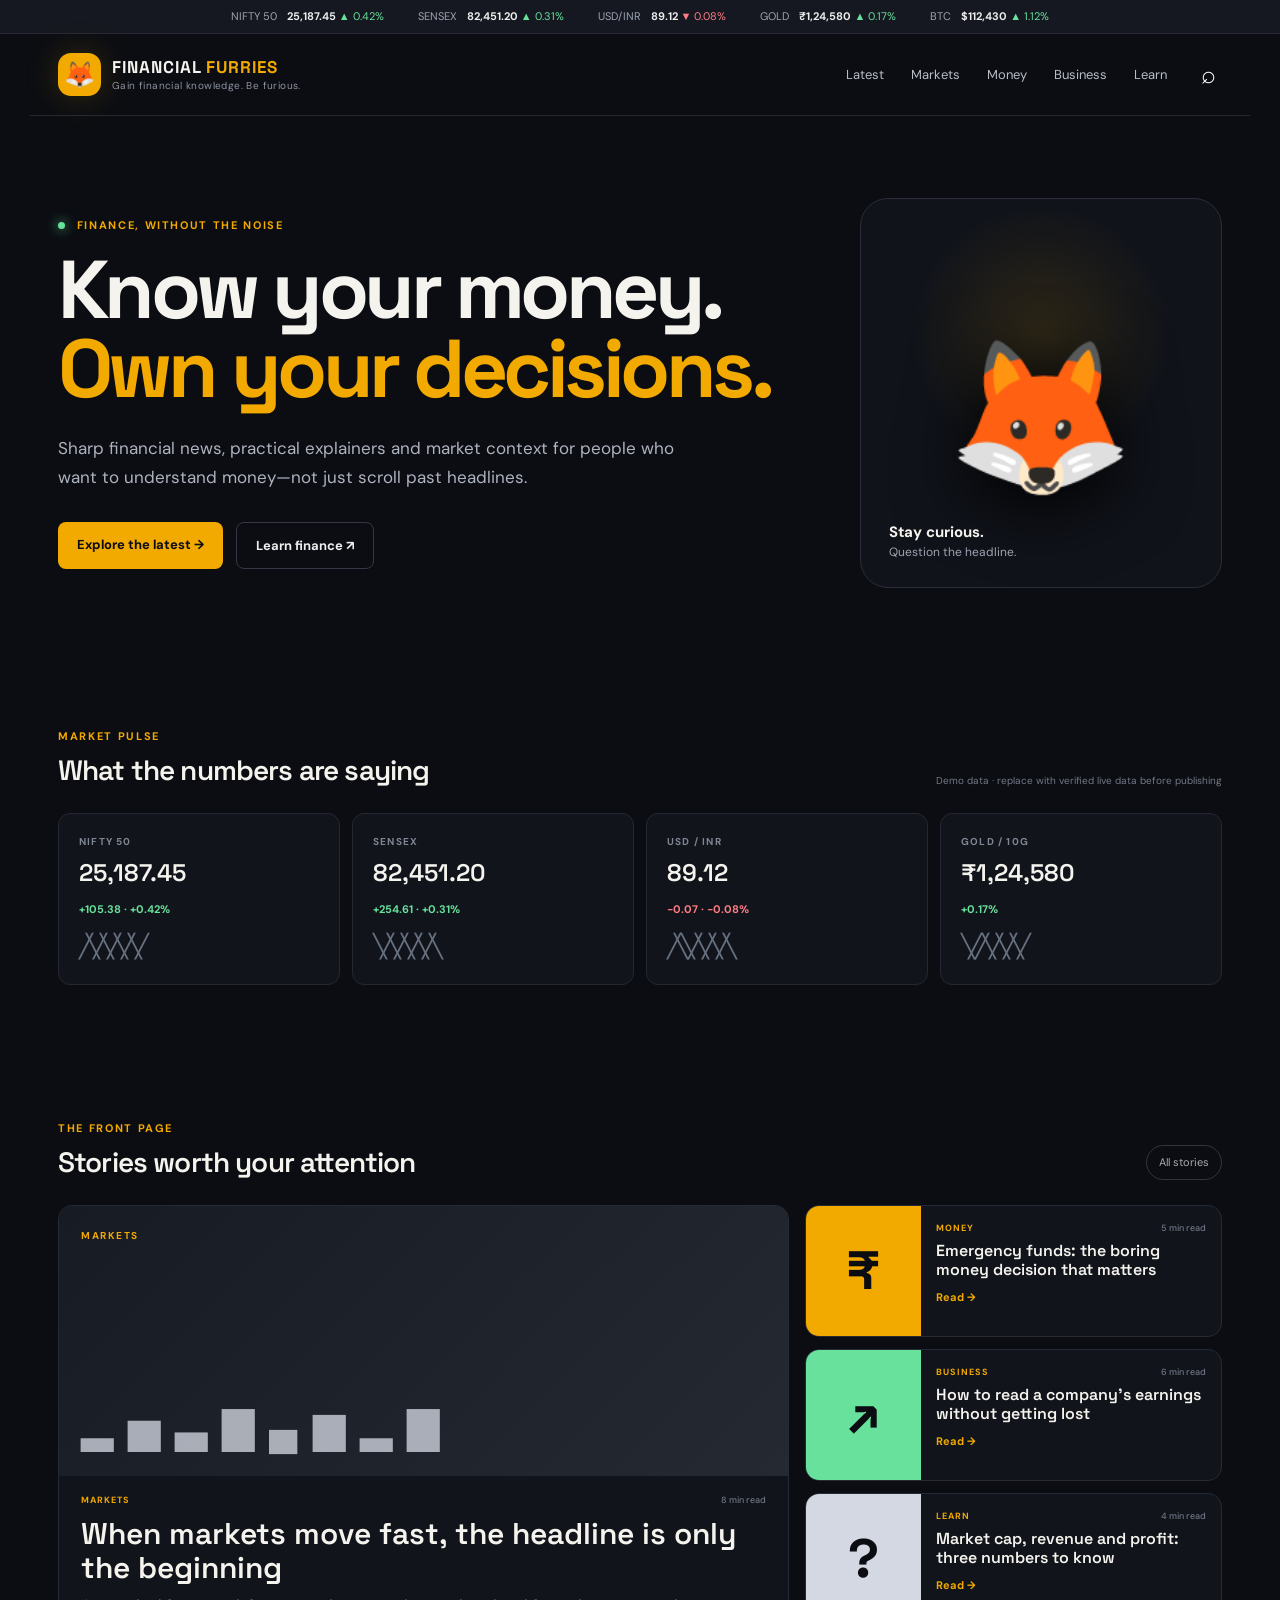
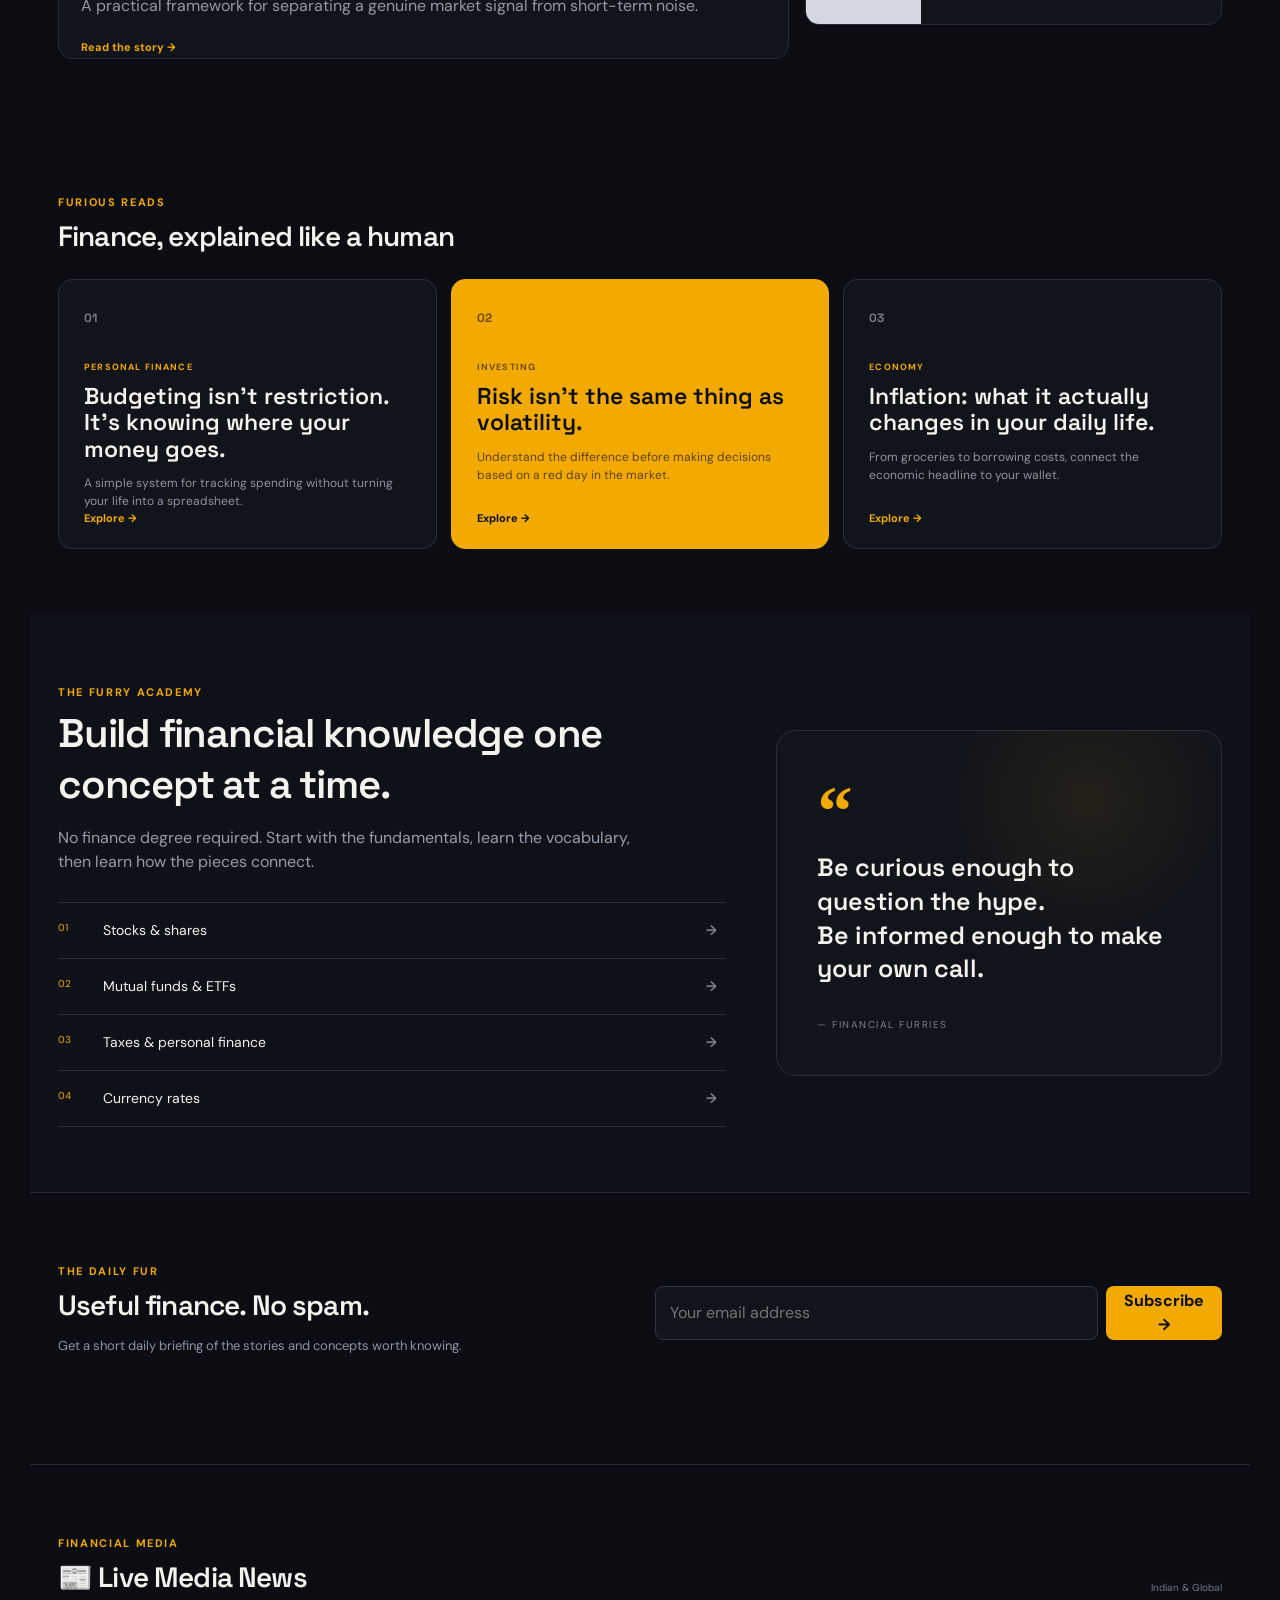
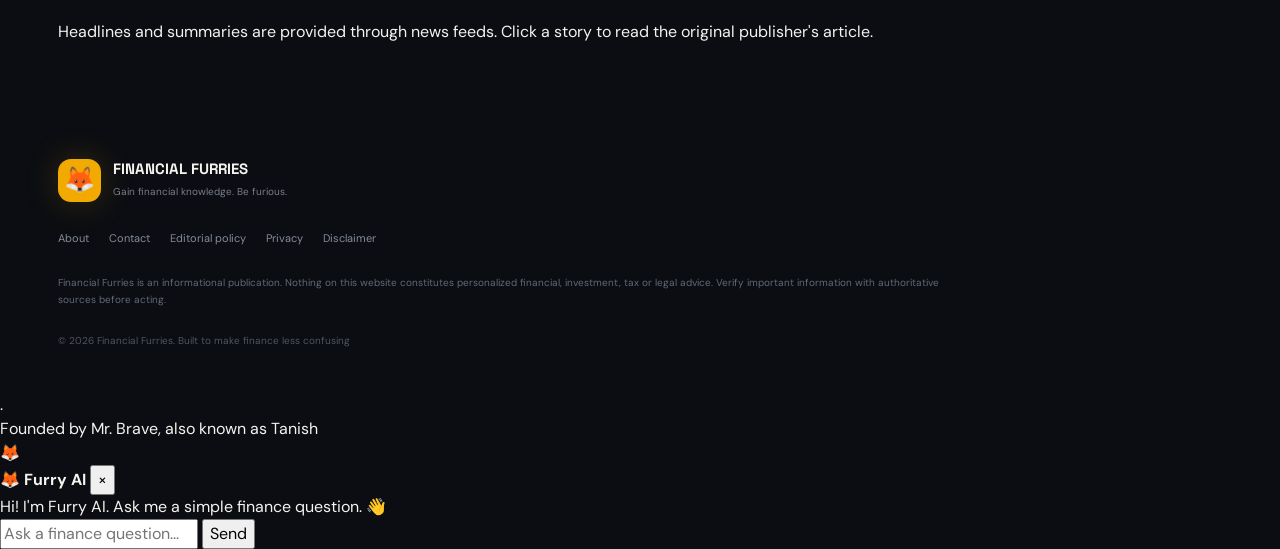
<file: index.html>
<!DOCTYPE html>
<html lang="en">
<head>
  <meta charset="UTF-8">
  <meta name="viewport" content="width=device-width, initial-scale=1.0">
  <meta name="description" content="Financial Furries — Gain financial knowledge. Be furious. Clear, practical financial news and education without the jargon.">
  <meta name="theme-color" content="#0b0d12">
  <title>Financial Furries — Gain financial knowledge. Be furious.</title>
  <link rel="preconnect" href="https://fonts.googleapis.com">
  <link rel="preconnect" href="https://fonts.gstatic.com" crossorigin>
  <link href="https://fonts.googleapis.com/css2?family=DM+Sans:wght@400;500;600;700&family=Space+Grotesk:wght@500;600;700&display=swap" rel="stylesheet">
  <link rel="stylesheet" href="style.css">
</head>
<body>
  <div class="ticker">
    <div class="ticker-track">
      <span>NIFTY 50 <b>25,187.45</b> <i class="up">▲ 0.42%</i></span>
      <span>SENSEX <b>82,451.20</b> <i class="up">▲ 0.31%</i></span>
      <span>USD/INR <b>89.12</b> <i class="down">▼ 0.08%</i></span>
      <span>GOLD <b>₹1,24,580</b> <i class="up">▲ 0.17%</i></span>
      <span>BTC <b>$112,430</b> <i class="up">▲ 1.12%</i></span>
    </div>
  </div>

  <header class="site-header">
    <a class="brand" href="#">
      <div class="logo">🦊</div>
      <div>
        <div class="brand-name">FINANCIAL <span>FURRIES</span></div>
        <div class="tagline">Gain financial knowledge. Be furious.</div>
      </div>
    </a>
    <nav>
      <a href="#latest">Latest</a>
      <a href="#markets">Markets</a>
      <a href="#money">Money</a>
      <a href="#business">Business</a>
      <a href="#learn">Learn</a>
    </nav>
    <button class="search-btn" id="searchBtn" aria-label="Search">⌕</button>
  </header>

  <main>
    <section class="hero">
      <div class="hero-copy">
        <div class="eyebrow"><span class="pulse"></span> FINANCE, WITHOUT THE NOISE</div>
        <h1>Know your money.<br><em>Own your decisions.</em></h1>
        <p>Sharp financial news, practical explainers and market context for people who want to understand money—not just scroll past headlines.</p>
        <div class="hero-actions">
          <a class="primary" href="#latest">Explore the latest <span>→</span></a>
          <a class="secondary" href="#learn">Learn finance <span>↗</span></a>
        </div>
      </div>
      <div class="fox-card">
        <div class="fox-glow"></div>
        <div class="fox">🦊</div>
        <div class="fox-caption"><b>Stay curious.</b><br>Question the headline.</div>
      </div>
    </section>

    <section class="section" id="markets">
      <div class="section-head">
        <div><span class="kicker">MARKET PULSE</span><h2>What the numbers are saying</h2></div>
        <span class="updated">Demo data · replace with verified live data before publishing</span>
      </div>
      <div class="market-grid">
        <article class="market-card"><span>NIFTY 50</span><strong>25,187.45</strong><b class="up">+105.38 · +0.42%</b><div class="spark">╱╲╱╲╱╲╱╲╱</div></article>
        <article class="market-card"><span>SENSEX</span><strong>82,451.20</strong><b class="up">+254.61 · +0.31%</b><div class="spark">╲╱╲╱╲╱╲╱╲</div></article>
        <article class="market-card"><span>USD / INR</span><strong>89.12</strong><b class="down">−0.07 · −0.08%</b><div class="spark">╱╲╲╱╲╱╲╱╲</div></article>
        <article class="market-card"><span>GOLD / 10G</span><strong>₹1,24,580</strong><b class="up">+0.17%</b><div class="spark">╲╱╱╲╱╲╱╲╱</div></article>
      </div>
    </section>

    <section class="featured section" id="latest">
      <div class="section-head">
        <div><span class="kicker">THE FRONT PAGE</span><h2>Stories worth your attention</h2></div>
        <button class="filter" data-filter="all">All stories</button>
      </div>
      <div class="story-layout">
        <article class="lead-story story" data-category="Markets">
          <div class="story-art art-market"><span>MARKETS</span><div class="candles">▂ ▅ ▃ ▇ ▄ ▆ ▂ ▇</div></div>
          <div class="story-meta"><span>MARKETS</span><time>8 min read</time></div>
          <h3>When markets move fast, the headline is only the beginning</h3>
          <p>A practical framework for separating a genuine market signal from short-term noise.</p>
          <a href="#" class="read">Read the story →</a>
        </article>
        <div class="story-stack">
          <article class="small-story story" data-category="Money">
            <div class="mini-art art-money">₹</div>
            <div><div class="story-meta"><span>MONEY</span><time>5 min read</time></div><h3>Emergency funds: the boring money decision that matters</h3><a href="#" class="read">Read →</a></div>
          </article>
          <article class="small-story story" data-category="Business">
            <div class="mini-art art-business">↗</div>
            <div><div class="story-meta"><span>BUSINESS</span><time>6 min read</time></div><h3>How to read a company's earnings without getting lost</h3><a href="#" class="read">Read →</a></div>
          </article>
          <article class="small-story story" data-category="Learn">
            <div class="mini-art art-learn">?</div>
            <div><div class="story-meta"><span>LEARN</span><time>4 min read</time></div><h3>Market cap, revenue and profit: three numbers to know</h3><a href="#" class="read">Read →</a></div>
          </article>
        </div>
      </div>
    </section>

    <section class="section" id="money">
      <div class="section-head"><div><span class="kicker">FURIOUS READS</span><h2>Finance, explained like a human</h2></div></div>
      <div class="cards">
        <article class="info-card"><span class="number">01</span><span class="tag">PERSONAL FINANCE</span><h3>Budgeting isn't restriction. It's knowing where your money goes.</h3><p>A simple system for tracking spending without turning your life into a spreadsheet.</p><a href="#">Explore →</a></article>
        <article class="info-card dark"><span class="number">02</span><span class="tag">INVESTING</span><h3>Risk isn't the same thing as volatility.</h3><p>Understand the difference before making decisions based on a red day in the market.</p><a href="#">Explore →</a></article>
        <article class="info-card"><span class="number">03</span><span class="tag">ECONOMY</span><h3>Inflation: what it actually changes in your daily life.</h3><p>From groceries to borrowing costs, connect the economic headline to your wallet.</p><a href="#">Explore →</a></article>
      </div>
    </section>

    <section class="learn section" id="learn">
      <div class="learn-copy">
        <span class="kicker">THE FURRY ACADEMY</span>
        <h2>Build financial knowledge one concept at a time.</h2>
        <p>No finance degree required. Start with the fundamentals, learn the vocabulary, then learn how the pieces connect.</p>
        <div class="topic-list">
          <a href="#"><span>01</span> Stocks & shares <b>→</b></a>
<a href="#"><span>02</span> Mutual funds & ETFs <b>→</b></a>
<a href="#"><span>03</span> Taxes & personal finance <b>→</b></a>
<a href="#"><span>04</span> Currency rates <b>→</b></a>
        </div>
      </div>
      <div class="manifesto">
        <div class="big-quote">“</div>
        <p>Be curious enough to question the hype.<br>Be informed enough to make your own call.</p>
        <span>— FINANCIAL FURRIES</span>
      </div>
    </section>

    <section class="newsletter section">
      <div><span class="kicker">THE DAILY FUR</span><h2>Useful finance. No spam.</h2><p>Get a short daily briefing of the stories and concepts worth knowing.</p></div>
      <form id="newsletter"><input type="email" placeholder="Your email address" required><button>Subscribe →</button></form>
      <small id="formMsg"></small>
    </section>
  </main>

  <footer>
    <div class="footer-brand"><div class="logo">🦊</div><div><b>FINANCIAL FURRIES</b><span>Gain financial knowledge. Be furious.</span></div></div>
    <div class="footer-links"><a href="#">About</a><a href="#">Contact</a><a href="#">Editorial policy</a><a href="#">Privacy</a><a href="#">Disclaimer</a></div>
    <p class="disclaimer">Financial Furries is an informational publication. Nothing on this website constitutes personalized financial, investment, tax or legal advice. Verify important information with authoritative sources before acting.</p>
    <p class="copyright">© 2026 Financial Furries. Built to make finance less confusing
  </footer>.<br>Founded by Mr. Brave, also known as Tanish

  <div class="search-overlay" id="searchOverlay">
    <button class="close-search" id="closeSearch">×</button>
    <div class="search-box"><span>⌕</span><input id="searchInput" placeholder="Search Financial Furries..."></div>
    <p>Try: markets, investing, inflation, stocks, budgeting</p>
    <div id="searchResults"></div>
  </div>
  <!-- Financial Furries AI Assistant -->
<div id="ff-ai-button">🦊</div>

<div id="ff-ai-chat">
  <div class="ff-ai-header">
    <strong>🦊 Furry AI</strong>
    <button id="ff-ai-close">×</button>
  </div>

  <div id="ff-ai-messages">
    <div class="ff-ai-message ff-ai-bot">
      Hi! I'm Furry AI. Ask me a simple finance question. 👋
    </div>
  </div>

  <div class="ff-ai-input">
    <input
      id="ff-ai-input"
      type="text"
      placeholder="Ask a finance question..."
    />
    <button id="ff-ai-send">Send</button>
  </div>
</div>
  <script src="script.js"></script>
</body>
</html>
</file>
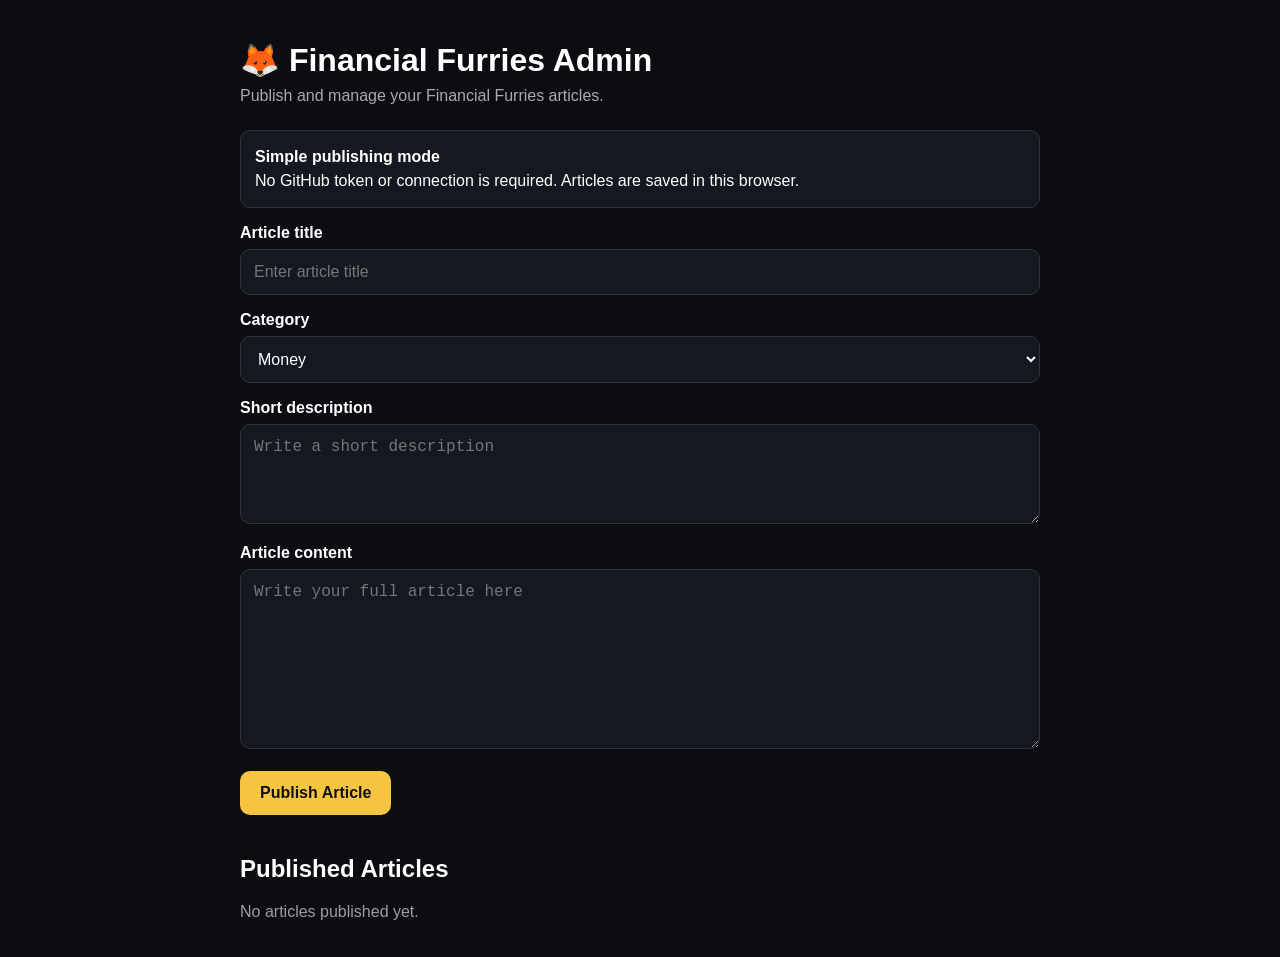
<file: admin.html>
<!DOCTYPE html>
<html lang="en">
<head>
<meta charset="UTF-8">
<meta name="viewport" content="width=device-width,initial-scale=1.0">
<title>Financial Furries Admin</title>

<style>
body{
  margin:0;
  font-family:Arial,sans-serif;
  background:#0b0d12;
  color:#fff;
  padding:20px;
}
.container{
  max-width:800px;
  margin:auto;
}
h1{margin-bottom:8px}
.subtitle{opacity:.65;margin-bottom:25px}
label{
  display:block;
  margin:16px 0 7px;
  font-weight:bold;
}
input,textarea,select{
  width:100%;
  box-sizing:border-box;
  padding:13px;
  border-radius:10px;
  border:1px solid #333;
  background:#151821;
  color:#fff;
  font-size:16px;
}
textarea{
  min-height:180px;
  resize:vertical;
}
button{
  margin-top:18px;
  padding:13px 20px;
  border:0;
  border-radius:10px;
  background:#f5c542;
  color:#111;
  font-weight:bold;
  font-size:16px;
  cursor:pointer;
}
.article{
  margin-top:25px;
  padding:18px;
  border:1px solid #333;
  border-radius:14px;
  background:#11141b;
}
.article h3{margin-top:0}
.delete{
  background:#d9534f;
  color:#fff;
}
.notice{
  margin-top:20px;
  padding:14px;
  border-radius:10px;
  background:#151821;
  border:1px solid #333;
  line-height:1.5;
}
</style>
</head>

<body>

<div class="container">

<h1>🦊 Financial Furries Admin</h1>

<div class="subtitle">
Publish and manage your Financial Furries articles.
</div>

<div class="notice">
<strong>Simple publishing mode</strong><br>
No GitHub token or connection is required.
Articles are saved in this browser.
</div>

<label>Article title</label>
<input id="title" placeholder="Enter article title">

<label>Category</label>
<select id="category">
<option>Money</option>
<option>Investing</option>
<option>Markets</option>
<option>Personal Finance</option>
<option>Business</option>
<option>Economy</option>
<option>Learn</option>
</select>

<label>Short description</label>
<textarea id="excerpt" style="min-height:100px"
placeholder="Write a short description"></textarea>

<label>Article content</label>
<textarea id="content"
placeholder="Write your full article here"></textarea>

<button onclick="publishArticle()">Publish Article</button>

<div id="message"></div>

<h2 style="margin-top:40px">Published Articles</h2>

<div id="articles"></div>

</div>

<script>

const KEY="financialFurriesArticles";

function getArticles(){
  try{
    return JSON.parse(localStorage.getItem(KEY)||"[]");
  }catch(e){
    return [];
  }
}

function saveArticles(articles){
  localStorage.setItem(KEY,JSON.stringify(articles));
}

function publishArticle(){

  const title=document.getElementById("title").value.trim();
  const category=document.getElementById("category").value;
  const excerpt=document.getElementById("excerpt").value.trim();
  const content=document.getElementById("content").value.trim();
  const message=document.getElementById("message");

  if(!title||!excerpt||!content){
    message.innerHTML=
      '<div class="notice">Please fill in the title, description and article.</div>';
    return;
  }

  const articles=getArticles();

  articles.push({
    id:Date.now(),
    title,
    category,
    excerpt,
    content,
    date:new Date().toLocaleDateString()
  });

  saveArticles(articles);

  document.getElementById("title").value="";
  document.getElementById("excerpt").value="";
  document.getElementById("content").value="";

  message.innerHTML=
    '<div class="notice">✅ Article published successfully on this browser.</div>';

  render();
}

function deleteArticle(id){

  const articles=getArticles()
    .filter(article=>article.id!==id);

  saveArticles(articles);
  render();
}

function render(){

  const box=document.getElementById("articles");
  const articles=getArticles();

  if(!articles.length){
    box.innerHTML='<p style="opacity:.6">No articles published yet.</p>';
    return;
  }

  box.innerHTML=articles.slice().reverse().map(article=>`

    <div class="article">

      <small style="opacity:.6">
        ${escapeHTML(article.category)} · ${escapeHTML(article.date)}
      </small>

      <h3>${escapeHTML(article.title)}</h3>

      <p style="opacity:.75">
        ${escapeHTML(article.excerpt)}
      </p>

      <button
        class="delete"
        onclick="deleteArticle(${article.id})">
        Delete
      </button>

    </div>

  `).join("");
}

function escapeHTML(value){

  return String(value).replace(/[&<>"']/g,function(c){
    return {
      "&":"&amp;",
      "<":"&lt;",
      ">":"&gt;",
      '"':"&quot;",
      "'":"&#039;"
    }[c];
  });

}

render();

</script>

</body>
</html>
</file>
<file: style.css>
*{box-sizing:border-box}html{scroll-behavior:smooth}body{margin:0;background:#0b0d12;color:#f5f3ed;font-family:"DM Sans",sans-serif;line-height:1.5}a{color:inherit;text-decoration:none}button,input{font:inherit}.ticker{height:34px;background:#151820;border-bottom:1px solid #252936;overflow:hidden;font-size:11px;color:#9ea4b3}.ticker-track{height:100%;display:flex;align-items:center;justify-content:center;gap:34px;white-space:nowrap}.ticker b{color:#eee;margin-left:7px}.up{color:#67e19b!important;font-style:normal}.down{color:#ff7d83!important;font-style:normal}.site-header{height:82px;display:flex;align-items:center;max-width:1220px;margin:auto;padding:0 28px;border-bottom:1px solid #222630}.brand{display:flex;align-items:center;gap:11px;margin-right:auto}.logo{width:43px;height:43px;border-radius:13px;display:grid;place-items:center;background:#f2a900;color:#0b0d12;font-size:25px;box-shadow:0 0 35px #f2a90033}.brand-name{font:700 17px "Space Grotesk";letter-spacing:.06em}.brand-name span{color:#f2a900}.tagline{font-size:10px;color:#8d93a1;letter-spacing:.04em}nav{display:flex;gap:27px;font-size:13px;color:#b8bdc8}nav a:hover{color:#f2a900}.search-btn{background:none;border:0;color:#fff;font-size:25px;cursor:pointer;margin-left:28px}.hero{max-width:1220px;margin:auto;padding:82px 28px 70px;display:grid;grid-template-columns:1.35fr .65fr;gap:50px;align-items:center}.eyebrow,.kicker{font-size:11px;letter-spacing:.15em;font-weight:700;color:#f2a900}.pulse{display:inline-block;width:7px;height:7px;background:#67e19b;border-radius:50%;margin-right:7px;box-shadow:0 0 12px #67e19b}.hero h1{font:700 clamp(46px,7vw,82px)/.96 "Space Grotesk";letter-spacing:-.055em;margin:18px 0 25px}.hero h1 em{font-style:normal;color:#f2a900}.hero p{max-width:650px;color:#aeb3c0;font-size:17px;line-height:1.7}.hero-actions{display:flex;gap:13px;margin-top:30px}.primary,.secondary{padding:13px 19px;border-radius:8px;font-weight:700;font-size:13px}.primary{background:#f2a900;color:#0b0d12}.secondary{border:1px solid #333845;color:#eee}.fox-card{height:390px;border:1px solid #2b2e38;border-radius:28px;background:radial-gradient(circle at 50% 35%,#f2a90022,transparent 42%),#10131a;display:grid;place-items:center;position:relative;overflow:hidden}.fox{font-size:150px;filter:drop-shadow(0 15px 35px #000);transform:translateY(-15px)}.fox-caption{position:absolute;bottom:26px;left:28px;color:#9da3b0;font-size:12px}.fox-caption b{color:#f5f3ed;font-size:15px}.section{max-width:1220px;margin:auto;padding:65px 28px}.section-head{display:flex;align-items:end;justify-content:space-between;margin-bottom:25px}.section h2{font:600 28px "Space Grotesk";margin:5px 0 0;letter-spacing:-.03em}.updated{font-size:10px;color:#727987}.market-grid{display:grid;grid-template-columns:repeat(4,1fr);gap:12px}.market-card{background:#11141b;border:1px solid #242832;border-radius:12px;padding:20px}.market-card span{display:block;color:#7f8694;font-size:10px;font-weight:700;letter-spacing:.12em}.market-card strong{display:block;font:600 24px "Space Grotesk";margin:8px 0}.market-card b{font-size:11px}.spark{color:#687180;font-size:23px;letter-spacing:-7px;margin-top:9px}.story-layout{display:grid;grid-template-columns:1.4fr .8fr;gap:16px}.lead-story,.small-story{background:#11141b;border:1px solid #252a34;border-radius:14px;overflow:hidden}.story-art{height:270px;display:flex;flex-direction:column;justify-content:space-between;padding:22px;background:linear-gradient(135deg,#171b24,#252a32)}.story-art span{font-size:10px;font-weight:700;letter-spacing:.15em;color:#f2a900}.candles{font:700 40px "Space Grotesk";letter-spacing:3px;color:#d8dde7;opacity:.75}.story-meta{display:flex;justify-content:space-between;font-size:9px;letter-spacing:.12em;color:#f2a900;font-weight:700}.story-meta time{color:#707786;letter-spacing:0;font-weight:500}.lead-story h3{font:600 30px/1.12 "Space Grotesk";margin:10px 22px}.lead-story p{color:#9298a5;margin:0 22px 16px}.read{font-size:11px;color:#f2a900;font-weight:700;margin:0 22px 22px}.story-meta{padding:18px 22px 0}.story-stack{display:flex;flex-direction:column;gap:12px}.small-story{display:grid;grid-template-columns:115px 1fr;min-height:132px}.mini-art{display:grid;place-items:center;font:700 54px "Space Grotesk";color:#0b0d12}.art-money{background:#f2a900}.art-business{background:#67e19b}.art-learn{background:#d3d8e2}.small-story .story-meta{padding:16px 15px 0}.small-story h3{font:600 16px/1.18 "Space Grotesk";margin:7px 15px}.small-story .read{display:block;margin:9px 15px}.cards{display:grid;grid-template-columns:repeat(3,1fr);gap:14px}.info-card{border:1px solid #292e38;border-radius:14px;padding:25px;min-height:270px;background:#11141b;position:relative}.info-card.dark{background:#f2a900;color:#0b0d12;border-color:#f2a900}.info-card .number{font:700 12px "Space Grotesk";color:#737a88}.dark .number{color:#6d4a00}.tag{display:block;font-size:9px;letter-spacing:.13em;color:#f2a900;font-weight:700;margin-top:32px}.dark .tag{color:#6d4a00}.info-card h3{font:600 23px/1.15 "Space Grotesk";margin:8px 0 10px}.info-card p{font-size:12px;color:#8d94a2}.dark p{color:#5f4308}.info-card a{font-size:11px;font-weight:700;color:#f2a900;position:absolute;bottom:22px}.dark a{color:#0b0d12}.learn{display:grid;grid-template-columns:1.2fr .8fr;gap:50px;background:#0e1117}.learn-copy h2{font-size:40px;max-width:600px}.learn-copy>p{color:#969daa;max-width:600px}.topic-list{margin-top:28px;border-top:1px solid #272c36}.topic-list a{display:grid;grid-template-columns:45px 1fr 20px;padding:17px 0;border-bottom:1px solid #272c36;font-size:14px}.topic-list span{color:#f2a900;font-size:10px}.topic-list b{color:#777e8b}.manifesto{border:1px solid #292e38;border-radius:20px;padding:40px;background:radial-gradient(circle at 70% 20%,#f2a90016,transparent 35%),#11141b;align-self:center}.big-quote{font:700 70px Georgia;color:#f2a900;height:55px}.manifesto p{font:600 25px/1.35 "Space Grotesk"}.manifesto span{font-size:10px;letter-spacing:.15em;color:#777e8b}.newsletter{border-top:1px solid #252a33;border-bottom:1px solid #252a33;display:grid;grid-template-columns:1fr 1fr;gap:30px;align-items:center}.newsletter p{color:#8d94a1;font-size:13px}.newsletter form{display:flex;gap:8px}.newsletter input{width:100%;background:#11141b;border:1px solid #303540;color:white;padding:14px;border-radius:8px;outline:none}.newsletter button{border:0;background:#f2a900;color:#0b0d12;padding:0 18px;border-radius:8px;font-weight:700;cursor:pointer}.newsletter small{grid-column:2;color:#67e19b}.filter{background:none;border:1px solid #303540;color:#aaa;font-size:11px;padding:8px 12px;border-radius:20px;cursor:pointer}footer{max-width:1220px;margin:auto;padding:50px 28px 35px}.footer-brand{display:flex;gap:12px;align-items:center}.footer-brand b{display:block;font:700 15px "Space Grotesk"}.footer-brand span{font-size:10px;color:#777e8b}.footer-links{display:flex;gap:20px;margin:28px 0;color:#858c99;font-size:11px}.footer-links a:hover{color:#f2a900}.disclaimer{font-size:10px;color:#626977;max-width:900px;line-height:1.7}.copyright{font-size:10px;color:#4f5561;margin-top:25px}.search-overlay{position:fixed;inset:0;background:#0b0d12f7;backdrop-filter:blur(15px);z-index:20;padding:15vh max(28px,calc((100vw - 800px)/2));display:none}.search-overlay.open{display:block}.close-search{position:fixed;right:30px;top:25px;background:none;border:0;color:white;font-size:35px;cursor:pointer}.search-box{display:flex;align-items:center;border-bottom:2px solid #f2a900;padding:10px 0}.search-box span{font-size:28px;color:#f2a900}.search-box input{background:none;border:0;outline:0;color:white;font:600 30px "Space Grotesk";width:100%;padding:10px}.search-overlay>p{color:#777e8b;font-size:12px}.result{padding:18px 0;border-bottom:1px solid #282d37}.result b{color:#f2a900;font-size:10px}.result h3{margin:5px 0;font:600 18px "Space Grotesk"}@media(max-width:850px){nav{display:none}.hero{grid-template-columns:1fr;padding-top:55px}.fox-card{height:260px}.market-grid{grid-template-columns:1fr 1fr}.story-layout,.learn,.newsletter{grid-template-columns:1fr}.cards{grid-template-columns:1fr}.newsletter small{grid-column:auto}.section-head{align-items:start;gap:12px;flex-direction:column}.ticker-track{justify-content:flex-start;gap:24px;animation:scroll 22s linear infinite}.hero h1{font-size:53px}.learn-copy h2{font-size:31px}}@media(max-width:520px){.site-header{padding:0 17px}.brand-name{font-size:14px}.tagline{font-size:8px}.search-btn{margin-left:10px}.hero,.section,footer{padding-left:17px;padding-right:17px}.market-grid{grid-template-columns:1fr}.small-story{grid-template-columns:90px 1fr}.story-art{height:220px}.lead-story h3{font-size:24px}.hero-actions{flex-direction:column}.primary,.secondary{text-align:center}}@keyframes scroll{from{transform:translateX(0)}to{transform:translateX(-35%)}}
</file>
